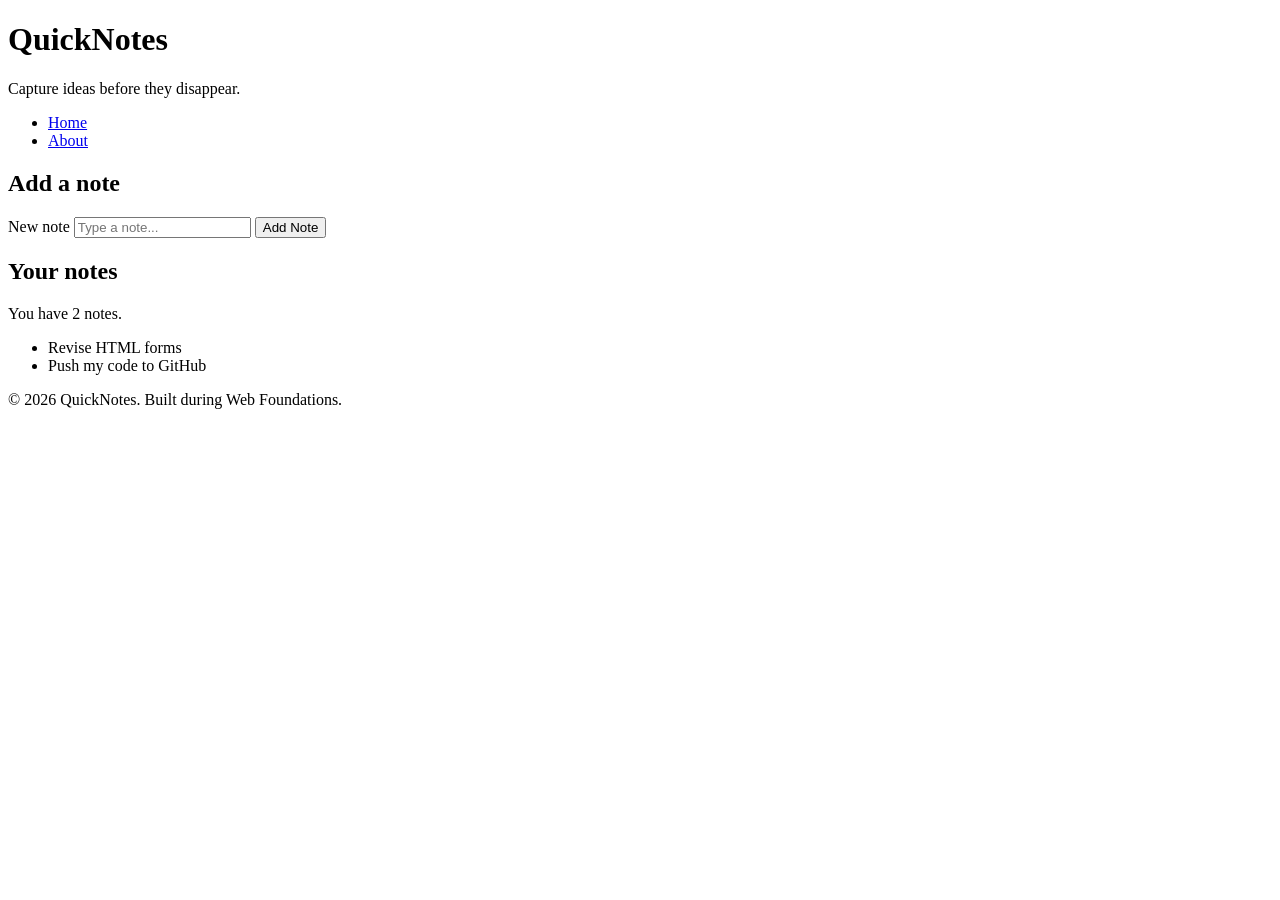
<file: day1/index.html>
<!DOCTYPE html>
<html lang="en">
  <head>
    <meta charset="UTF-8" />
    <meta name="viewport" content="width=device-width, initial-scale=1.0" />
    <title>QuickNotes</title>
  </head>
  <body>
    <header>
      <h1>QuickNotes</h1>
      <p>Capture ideas before they disappear.</p>
      <nav>
        <ul>
          <li><a href="index.html">Home</a></li>
          <li><a href="about.html">About</a></li>
        </ul>
      </nav>
    </header>
 
    <main>
      <section>
        <h2>Add a note</h2>
        <form id="note-form">
          <label for="note-input">New note</label>
          <input type="text" id="note-input" placeholder="Type a note..." />
          <button type="submit">Add Note</button>
        </form>
      </section>
 
      <section>
        <h2>Your notes</h2>
        <p id="note-count">You have 2 notes.</p>
        <ul id="notes-list">
          <li>Revise HTML forms</li>
          <li>Push my code to GitHub</li>
        </ul>
      </section>
    </main>
 
    <footer>
      <p>&copy; 2026 QuickNotes. Built during Web Foundations.</p>
    </footer>
  </body>
</html>
</file>
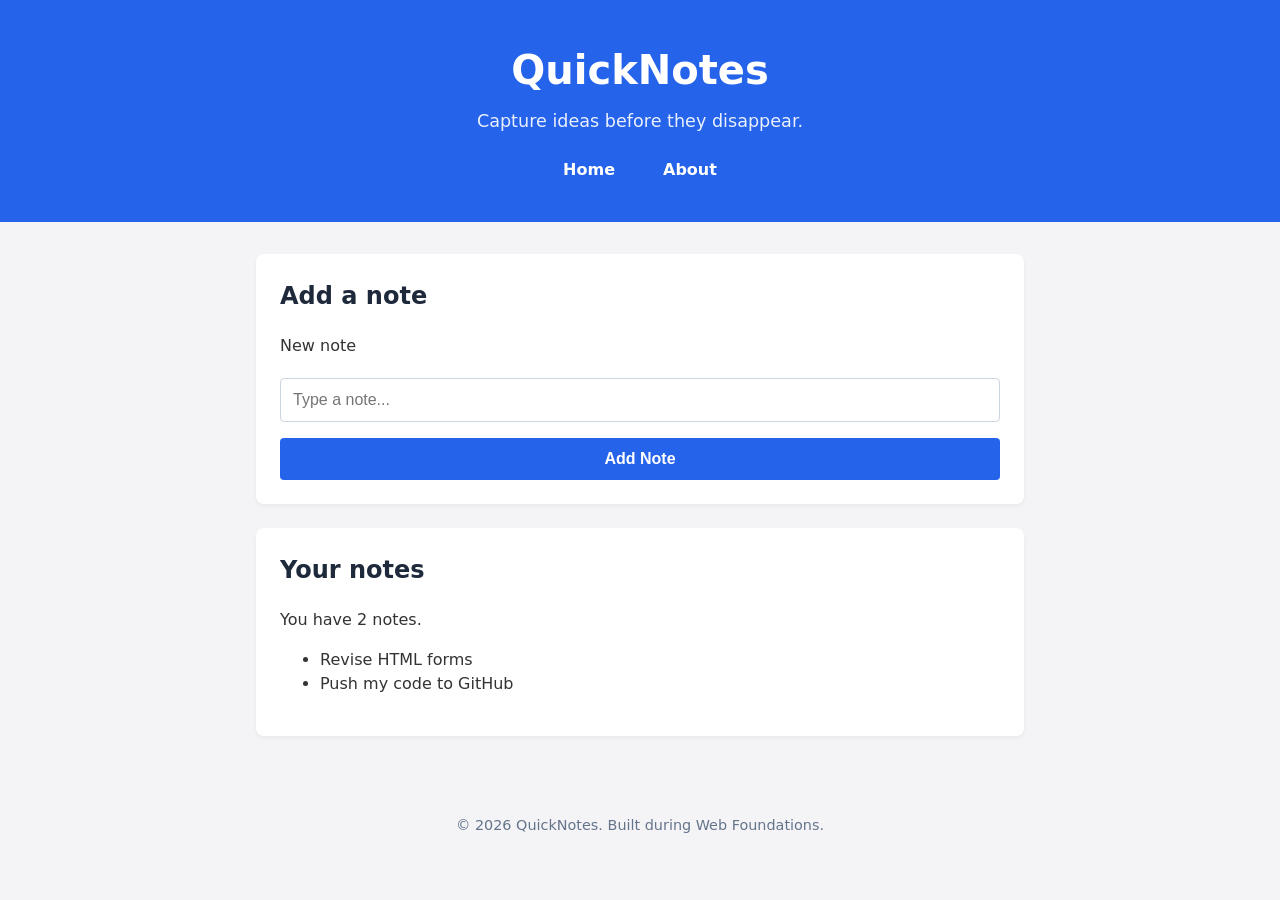
<file: day2/index.html>
<!DOCTYPE html>
<html lang="en">
  <head>
    <meta charset="UTF-8" />
    <meta name="viewport" content="width=device-width, initial-scale=1.0" />
    <title>QuickNotes</title>
    <link rel="stylesheet" href="style.css" />
  </head>
  <body>
    <header>
      <h1>QuickNotes</h1>
      <p>Capture ideas before they disappear.</p>
      <nav>
        <ul>
          <li><a href="index.html">Home</a></li>
          <li><a href="about.html">About</a></li>
        </ul>
      </nav>
    </header>
 
    <main>
      <section>
        <h2>Add a note</h2>
        <form id="note-form">
          <label for="note-input">New note</label>
          <input type="text" id="note-input" placeholder="Type a note..." />
          <button type="submit">Add Note</button>
        </form>
      </section>
 
      <section>
        <h2>Your notes</h2>
        <p id="note-count">You have 2 notes.</p>
        <ul id="notes-list">
          <li>Revise HTML forms</li>
          <li>Push my code to GitHub</li>
        </ul>
      </section>
    </main>
 
    <footer>
      <p>&copy; 2026 QuickNotes. Built during Web Foundations.</p>
    </footer>
  </body>
</html>
</file>
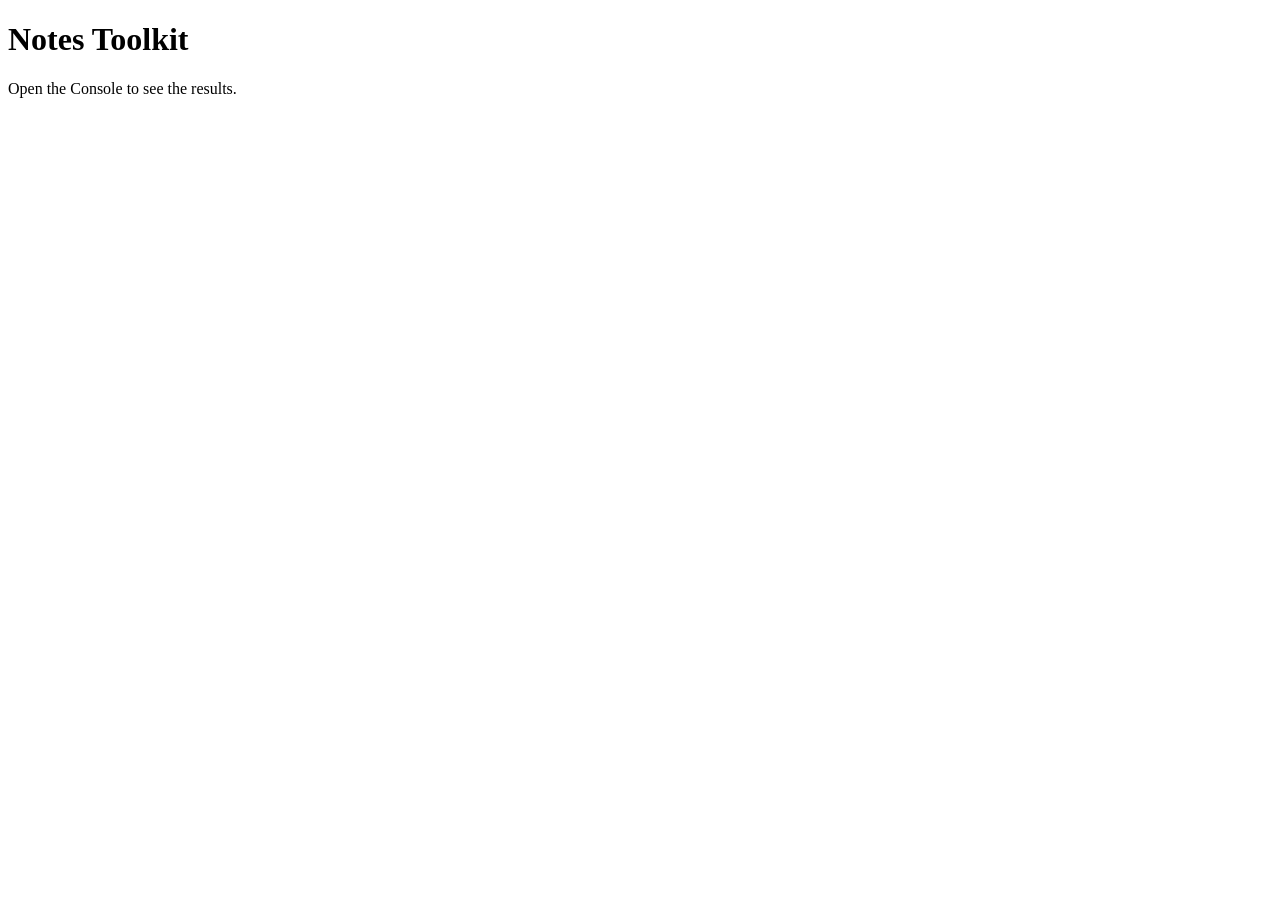
<file: day3/index.html>
<!DOCTYPE html>
<html lang="en">
<head>
  <meta charset="UTF-8">
  <meta name="viewport" content="width=device-width, initial-scale=1.0">
  <title>Notes Toolkit</title>
  <script src="script.js" defer></script>
</head>
<body>
  <h1>Notes Toolkit</h1>
  <p>Open the Console to see the results.</p>
</body>
</html>
</file>
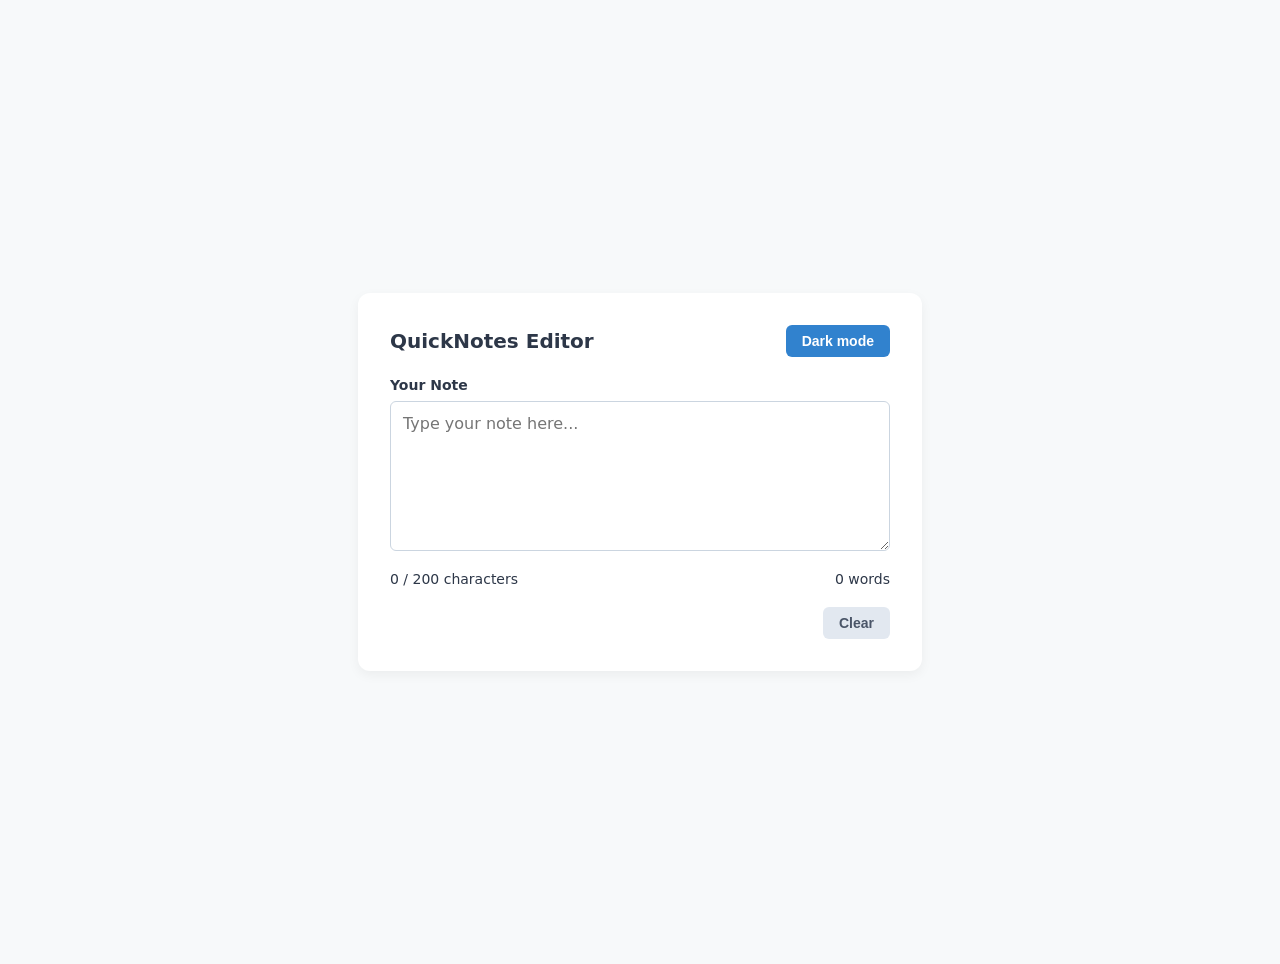
<file: day4/index.html>
<!DOCTYPE html>
<html lang="en">
<head>
  <meta charset="UTF-8">
  <meta name="viewport" content="width=device-width, initial-scale=1.0">
  <title>QuickNotes - Day 4</title>
  <link rel="stylesheet" href="style.css">
  <script src="script.js" defer></script>
</head>
<body>
  <main class="container">
    <header class="app-header">
      <h1>QuickNotes Editor</h1>
      <button id="theme-toggle" type="button">Dark mode</button>
    </header>

    <div class="editor-group">
      <label for="note-text">Your Note</label>
      <textarea id="note-text" placeholder="Type your note here..."></textarea>
    </div>

    <div class="counter-group">
      <p id="char-count">0 / 200 characters</p>
      <p id="word-count">0 words</p>
    </div>

    <div class="action-group">
      <button id="clear-btn" type="button">Clear</button>
    </div>
  </main>
</body>
</html>
</file>
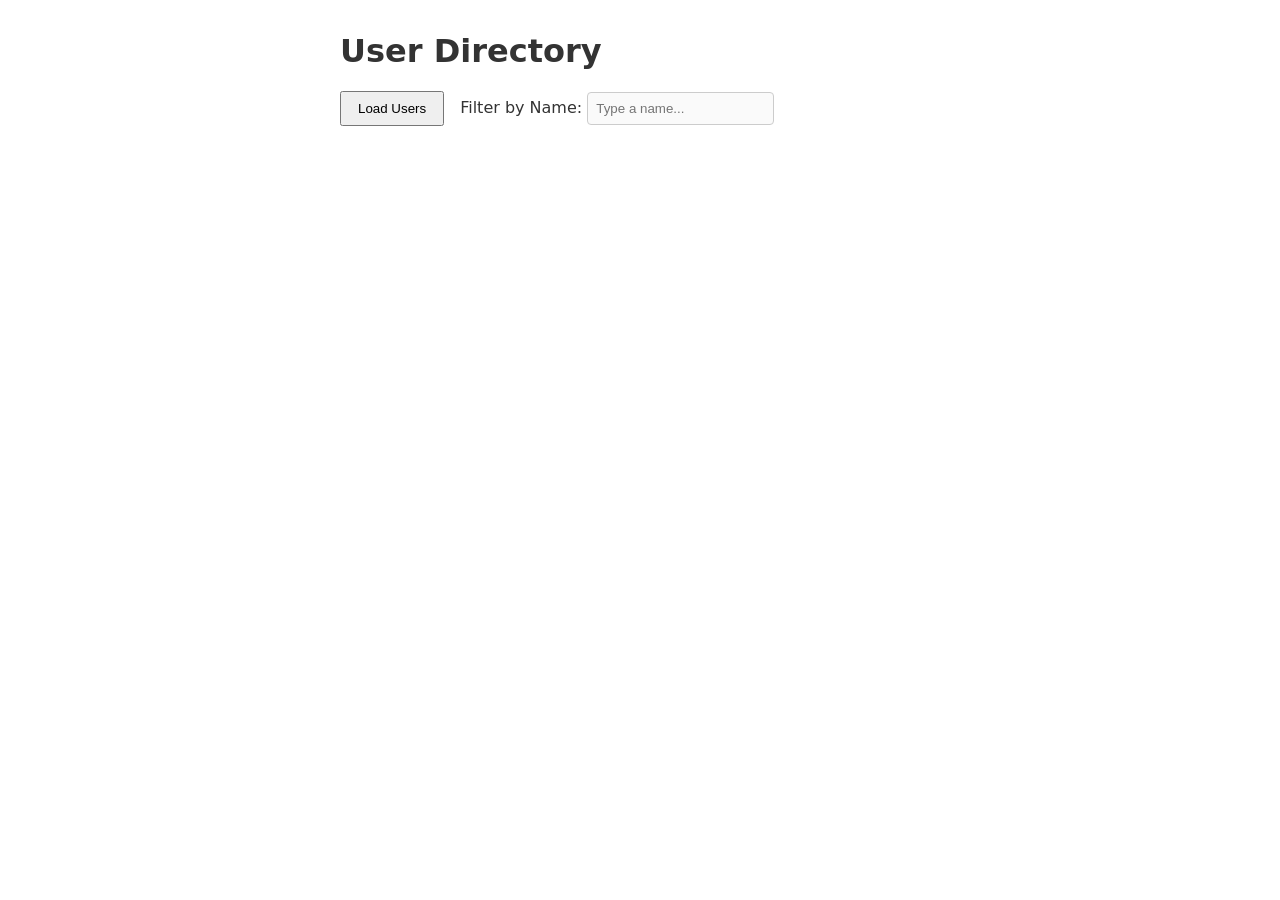
<file: day5/index.html>
<!DOCTYPE html>
<html lang="en">
<head>
  <meta charset="UTF-8">
  <meta name="viewport" content="width=device-width, initial-scale=1.0">
  <title>Day 5 - Users & REST API Design</title>
  <script src="users.js" defer></script>
  <style>
    body {
      font-family: system-ui, -apple-system, sans-serif;
      max-width: 600px;
      margin: 2rem auto;
      padding: 0 1rem;
      color: #333;
    }
    .controls {
      display: flex;
      gap: 1rem;
      margin-bottom: 1rem;
      align-items: center;
    }
    input[type="text"] {
      padding: 0.5rem;
      flex: 1;
      border: 1px solid #ccc;
      border-radius: 4px;
    }
    button {
      padding: 0.5rem 1rem;
      cursor: pointer;
    }
    #status {
      font-weight: 600;
      min-height: 1.2em;
    }
    ul {
      list-style: none;
      padding: 0;
    }
    li.user-card {
      border: 1px solid #ddd;
      border-radius: 6px;
      padding: 1rem;
      margin-bottom: 0.75rem;
      background-color: #f9f9f9;
    }
    .user-name {
      margin: 0 0 0.25rem 0;
      color: #1a0dab;
    }
    .user-info {
      margin: 0.25rem 0;
      font-size: 0.9rem;
      color: #555;
    }
  </style>
</head>
<body>
  <h1>User Directory</h1>

  <div class="controls">
    <button id="load-users" type="button">Load Users</button>
    <div>
      <label for="filter-input">Filter by Name:</label>
      <input type="text" id="filter-input" placeholder="Type a name..." disabled>
    </div>
  </div>

  <p id="status"></p>
  <ul id="users-list"></ul>
</body>
</html>
</file>
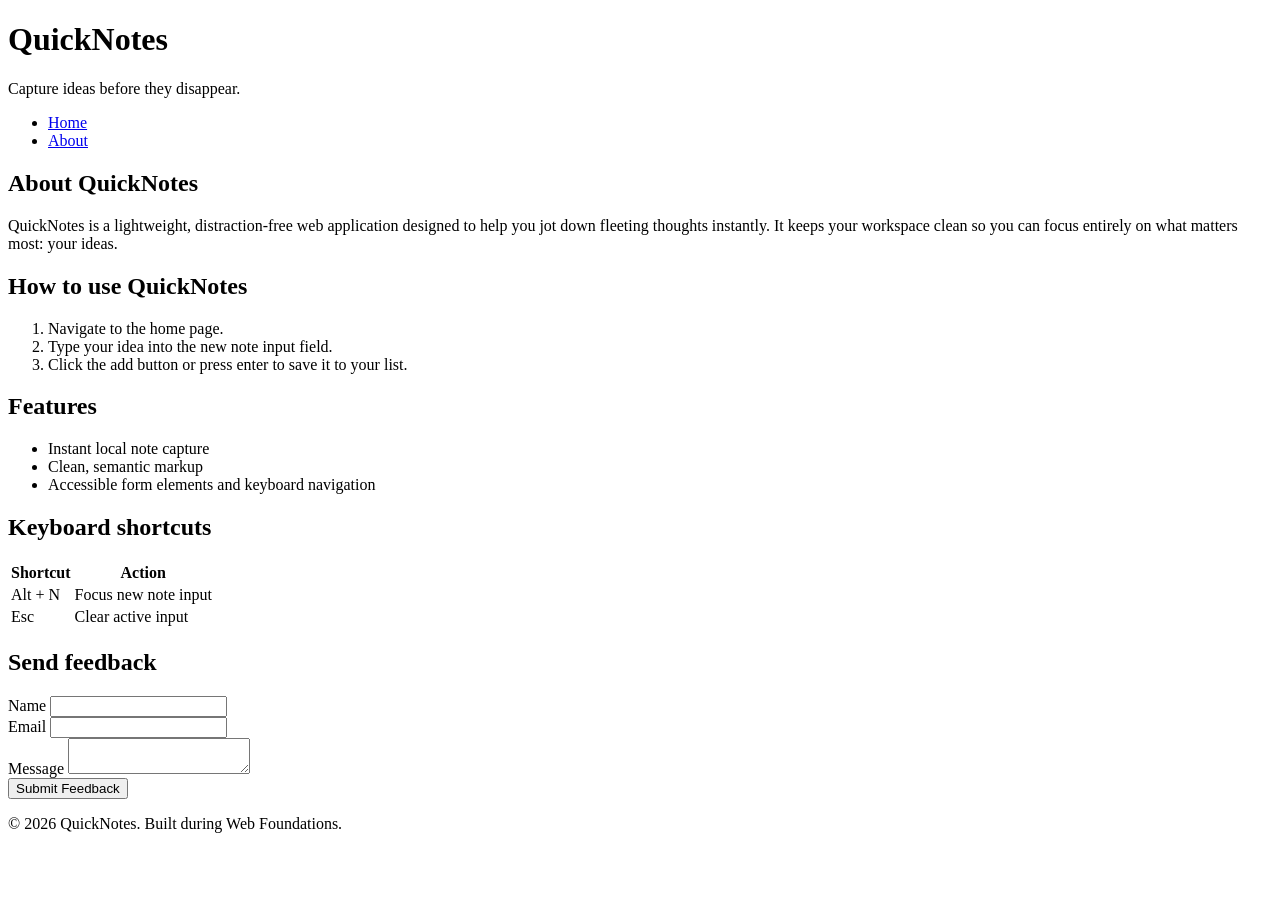
<file: day1/about.html>
<!DOCTYPE html>
<html lang="en">
  <head>
    <meta charset="UTF-8" />
    <meta name="viewport" content="width=device-width, initial-scale=1.0" />
    <title>About - QuickNotes</title>
  </head>
  <body>
    <header>
      <h1>QuickNotes</h1>
      <p>Capture ideas before they disappear.</p>
      <nav>
        <ul>
          <li><a href="index.html">Home</a></li>
          <li><a href="about.html">About</a></li>
        </ul>
      </nav>
    </header>

    <main>
      <section>
        <h2>About QuickNotes</h2>
        <p>QuickNotes is a lightweight, distraction-free web application designed to help you jot down fleeting thoughts instantly. It keeps your workspace clean so you can focus entirely on what matters most: your ideas.</p>
      </section>

      <section>
        <h2>How to use QuickNotes</h2>
        <ol>
          <li>Navigate to the home page.</li>
          <li>Type your idea into the new note input field.</li>
          <li>Click the add button or press enter to save it to your list.</li>
        </ol>
      </section>

      <section>
        <h2>Features</h2>
        <ul>
          <li>Instant local note capture</li>
          <li>Clean, semantic markup</li>
          <li>Accessible form elements and keyboard navigation</li>
        </ul>
      </section>

      <section>
        <h2>Keyboard shortcuts</h2>
        <table>
          <thead>
            <tr>
              <th>Shortcut</th>
              <th>Action</th>
            </tr>
          </thead>
          <tbody>
            <tr>
              <td>Alt + N</td>
              <td>Focus new note input</td>
            </tr>
            <tr>
              <td>Esc</td>
              <td>Clear active input</td>
            </tr>
          </tbody>
        </table>
      </section>

      <section>
        <h2>Send feedback</h2>
        <form id="feedback-form">
          <div>
            <label for="feedback-name">Name</label>
            <input type="text" id="feedback-name" required />
          </div>
          <div>
            <label for="feedback-email">Email</label>
            <input type="email" id="feedback-email" required />
          </div>
          <div>
            <label for="feedback-message">Message</label>
            <textarea id="feedback-message" required></textarea>
          </div>
          <button type="submit">Submit Feedback</button>
        </form>
      </section>
    </main>

    <footer>
      <p>&copy; 2026 QuickNotes. Built during Web Foundations.</p>
    </footer>
  </body>
</html>
</file>
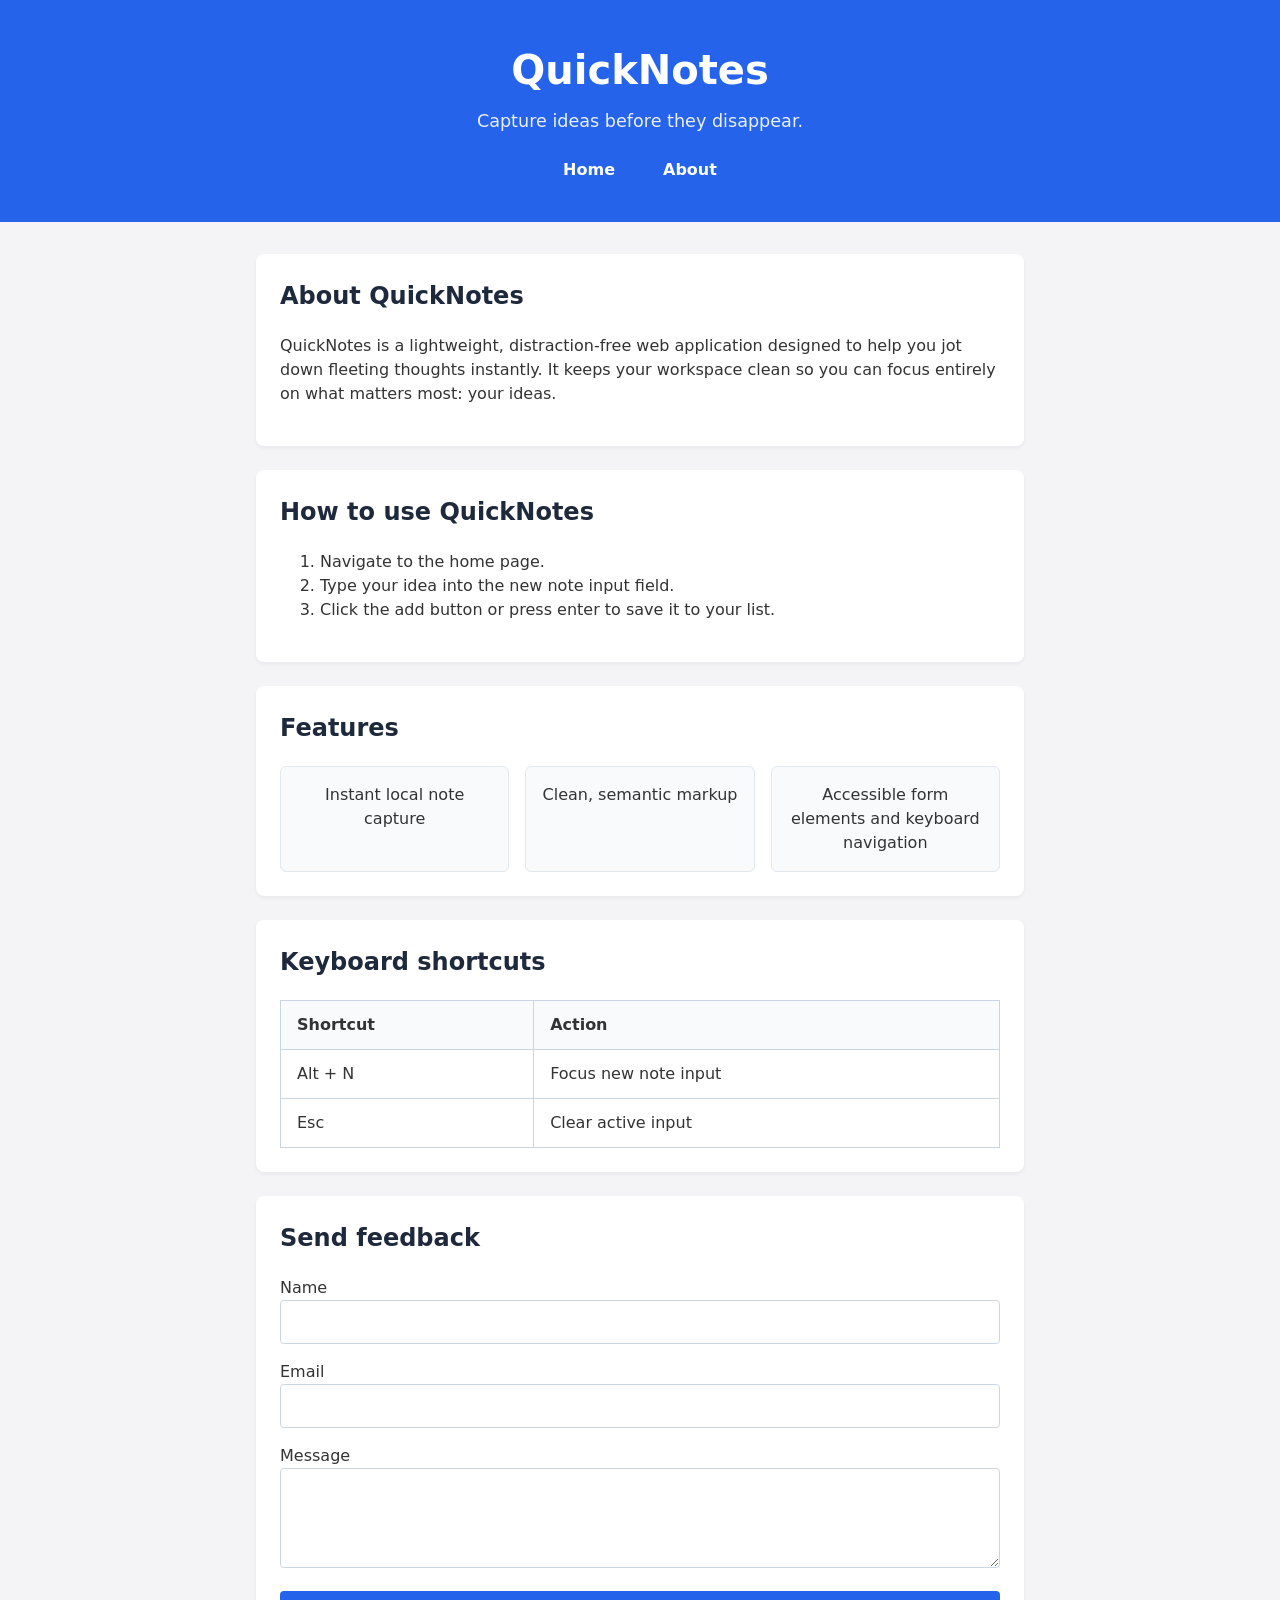
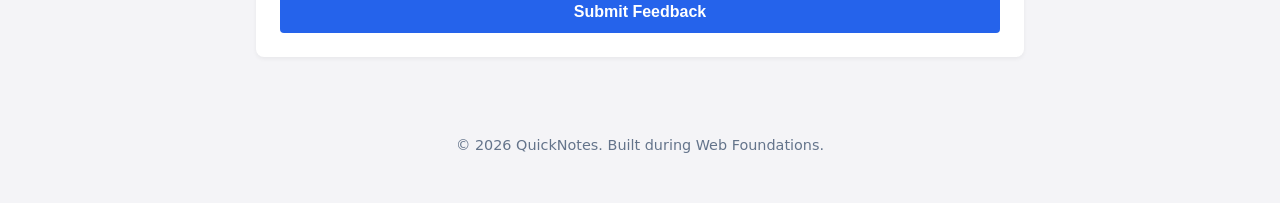
<file: day2/about.html>
<!DOCTYPE html>
<html lang="en">
  <head>
    <meta charset="UTF-8" />
    <meta name="viewport" content="width=device-width, initial-scale=1.0" />
    <title>About - QuickNotes</title>
    <link rel="stylesheet" href="style.css" />
  </head>
  <body>
    <header>
      <h1>QuickNotes</h1>
      <p>Capture ideas before they disappear.</p>
      <nav>
        <ul>
          <li><a href="index.html">Home</a></li>
          <li><a href="about.html">About</a></li>
        </ul>
      </nav>
    </header>

    <main>
      <section>
        <h2>About QuickNotes</h2>
        <p>QuickNotes is a lightweight, distraction-free web application designed to help you jot down fleeting thoughts instantly. It keeps your workspace clean so you can focus entirely on what matters most: your ideas.</p>
      </section>

      <section>
        <h2>How to use QuickNotes</h2>
        <ol>
          <li>Navigate to the home page.</li>
          <li>Type your idea into the new note input field.</li>
          <li>Click the add button or press enter to save it to your list.</li>
        </ol>
      </section>

      <section>
        <h2>Features</h2>
        <ul class="features">
          <li>Instant local note capture</li>
          <li>Clean, semantic markup</li>
          <li>Accessible form elements and keyboard navigation</li>
        </ul>
      </section>

      <section>
        <h2>Keyboard shortcuts</h2>
        <table>
          <thead>
            <tr>
              <th>Shortcut</th>
              <th>Action</th>
            </tr>
          </thead>
          <tbody>
            <tr>
              <td>Alt + N</td>
              <td>Focus new note input</td>
            </tr>
            <tr>
              <td>Esc</td>
              <td>Clear active input</td>
            </tr>
          </tbody>
        </table>
      </section>

      <section>
        <h2>Send feedback</h2>
        <form id="feedback-form">
          <div>
            <label for="feedback-name">Name</label>
            <input type="text" id="feedback-name" required />
          </div>
          <div>
            <label for="feedback-email">Email</label>
            <input type="email" id="feedback-email" required />
          </div>
          <div>
            <label for="feedback-message">Message</label>
            <textarea id="feedback-message" required></textarea>
          </div>
          <button type="submit">Submit Feedback</button>
        </form>
      </section>
    </main>

    <footer>
      <p>&copy; 2026 QuickNotes. Built during Web Foundations.</p>
    </footer>
  </body>
</html>
</file>
<file: day2/style.css>
/* Box-sizing reset */
*,
*::before,
*::after {
  box-sizing: border-box;
}

/* Base Body Styles */
body {
  font-family: system-ui, -apple-system, BlinkMacSystemFont, "Segoe UI", Roboto, sans-serif;
  line-height: 1.5;
  background-color: #f4f4f7;
  color: #333333;
  margin: 0;
  padding: 0;
}

/* Header Styles */
header {
  background-color: #2563eb;
  color: #ffffff;
  text-align: center;
  padding: 2.5rem 1rem;
}

header h1 {
  margin: 0 0 0.5rem 0;
  font-size: 2.5rem;
}

header p {
  margin: 0 0 1.5rem 0;
  font-size: 1.1rem;
  opacity: 0.9;
}

/* Navigation Flexbox */
nav ul {
  list-style: none;
  padding: 0;
  margin: 0;
  display: flex;
  justify-content: center;
  gap: 16px;
}

nav a {
  color: #ffffff;
  text-decoration: none;
  font-weight: 600;
  padding: 0.5rem 1rem;
  border-radius: 4px;
  transition: background-color 0.2s ease, color 0.2s ease;
}

nav a:hover {
  background-color: rgba(255, 255, 255, 0.2);
}

/* Main Container Layout */
main {
  max-width: 800px;
  margin: 2rem auto;
  padding: 0 1rem;
  display: flex;
  flex-direction: column;
  gap: 1.5rem;
}

/* Section Card Look */
section {
  background-color: #ffffff;
  padding: 1.5rem;
  border-radius: 8px;
  box-shadow: 0 2px 4px rgba(0, 0, 0, 0.05);
}

section h2 {
  margin-top: 0;
  color: #1e293b;
}

/* Form Styles (Stacked vertically with full width) */
form {
  display: flex;
  flex-direction: column;
  gap: 1rem;
}

form label {
  font-weight: 500;
  margin-bottom: 0.25rem;
}

form input[type="text"],
form input[type="email"],
form textarea {
  width: 100%;
  padding: 0.75rem;
  border: 1px solid #cbd5e1;
  border-radius: 4px;
  font-size: 1rem;
}

form textarea {
  resize: vertical;
  min-height: 100px;
}

/* Button Styles with Transition */
button,
form button[type="submit"] {
  background-color: #2563eb;
  color: #ffffff;
  border: none;
  border-radius: 4px;
  padding: 0.75rem 1.5rem;
  font-size: 1rem;
  font-weight: 600;
  cursor: pointer;
  transition: background-color 0.2s ease, transform 0.1s ease;
}

button:hover,
form button[type="submit"]:hover {
  background-color: #1d4ed8;
}

button:active,
form button[type="submit"]:active {
  transform: scale(0.98);
}

/* Features Grid */
ul.features {
  list-style: none;
  padding: 0;
  margin: 0;
  display: grid;
  grid-template-columns: repeat(auto-fit, minmax(180px, 1fr));
  gap: 1rem;
}

ul.features li {
  background-color: #f8fafc;
  border: 1px solid #e2e8f0;
  padding: 1rem;
  border-radius: 6px;
  text-align: center;
  font-weight: 500;
}

/* Table Styles */
table {
  width: 100%;
  border-collapse: collapse;
  margin-top: 1rem;
}

th, td {
  border: 1px solid #cbd5e1;
  padding: 0.75rem 1rem;
  text-align: left;
}

th {
  background-color: #f8fafc;
}

/* Footer */
footer {
  text-align: center;
  padding: 2rem 1rem;
  color: #64748b;
  font-size: 0.9rem;
}

/* Media Query for Small Screens */
@media (max-width: 600px) {
  header {
    padding: 1.5rem 1rem;
  }

  header h1 {
    font-size: 2rem;
  }

  header p {
    font-size: 1rem;
  }

  main {
    margin: 1rem 0.5rem;
  }
}
</file>
<file: day4/style.css>
:root {
  --bg-color: #f7f9fa;
  --card-bg: #ffffff;
  --text-color: #2d3748;
  --border-color: #cbd5e0;
  --button-bg: #3182ce;
  --button-hover: #2b6cb0;
  --button-text: #ffffff;
  --clear-bg: #e2e8f0;
  --clear-text: #4a5568;
  --clear-hover: #cbd5e0;
}

body.dark {
  --bg-color: #1a202c;
  --card-bg: #2d3748;
  --text-color: #f7fafc;
  --border-color: #4a5568;
  --button-bg: #4299e1;
  --button-hover: #3182ce;
  --button-text: #ffffff;
  --clear-bg: #4a5568;
  --clear-text: #e2e8f0;
  --clear-hover: #718096;
}

body {
  background-color: var(--bg-color);
  color: var(--text-color);
  font-family: system-ui, -apple-system, sans-serif;
  margin: 0;
  padding: 2rem;
  display: flex;
  justify-content: center;
  align-items: center;
  min-height: 100vh;
  transition: background-color 0.2s ease, color 0.2s ease;
}

.container {
  background-color: var(--card-bg);
  padding: 2rem;
  border-radius: 12px;
  box-shadow: 0 4px 12px rgba(0, 0, 0, 0.05);
  width: 100%;
  max-width: 500px;
  display: flex;
  flex-direction: column;
  gap: 1.25rem;
  transition: background-color 0.2s ease;
}

.app-header {
  display: flex;
  justify-content: space-between;
  align-items: center;
}

.app-header h1 {
  font-size: 1.25rem;
  margin: 0;
}

.editor-group {
  display: flex;
  flex-direction: column;
  gap: 0.5rem;
}

.editor-group label {
  font-weight: 600;
  font-size: 0.875rem;
}

textarea {
  width: 100%;
  height: 150px;
  padding: 0.75rem;
  border: 1px solid var(--border-color);
  border-radius: 6px;
  background-color: var(--card-bg);
  color: var(--text-color);
  font-family: inherit;
  font-size: 1rem;
  resize: vertical;
  box-sizing: border-box;
}

textarea:focus {
  outline: none;
  border-color: var(--button-bg);
  box-shadow: 0 0 0 2px rgba(66, 153, 225, 0.2);
}

.counter-group {
  display: flex;
  justify-content: space-between;
  font-size: 0.875rem;
  color: var(--border-color);
}

.counter-group p {
  margin: 0;
  color: var(--text-color);
}

.action-group {
  display: flex;
  justify-content: flex-end;
}

button {
  padding: 0.5rem 1rem;
  border: none;
  border-radius: 6px;
  font-weight: 600;
  cursor: pointer;
  font-size: 0.875rem;
  transition: background-color 0.15s ease;
}

#theme-toggle {
  background-color: var(--button-bg);
  color: var(--button-text);
}

#theme-toggle:hover {
  background-color: var(--button-hover);
}

#clear-btn {
  background-color: var(--clear-bg);
  color: var(--clear-text);
}

#clear-btn:hover {
  background-color: var(--clear-hover);
}

/* Character Count Status Classes */
.warning {
  color: #dd6b20 !important;
}

.over {
  color: #e53e3e !important;
  font-weight: bold;
}
</file>
